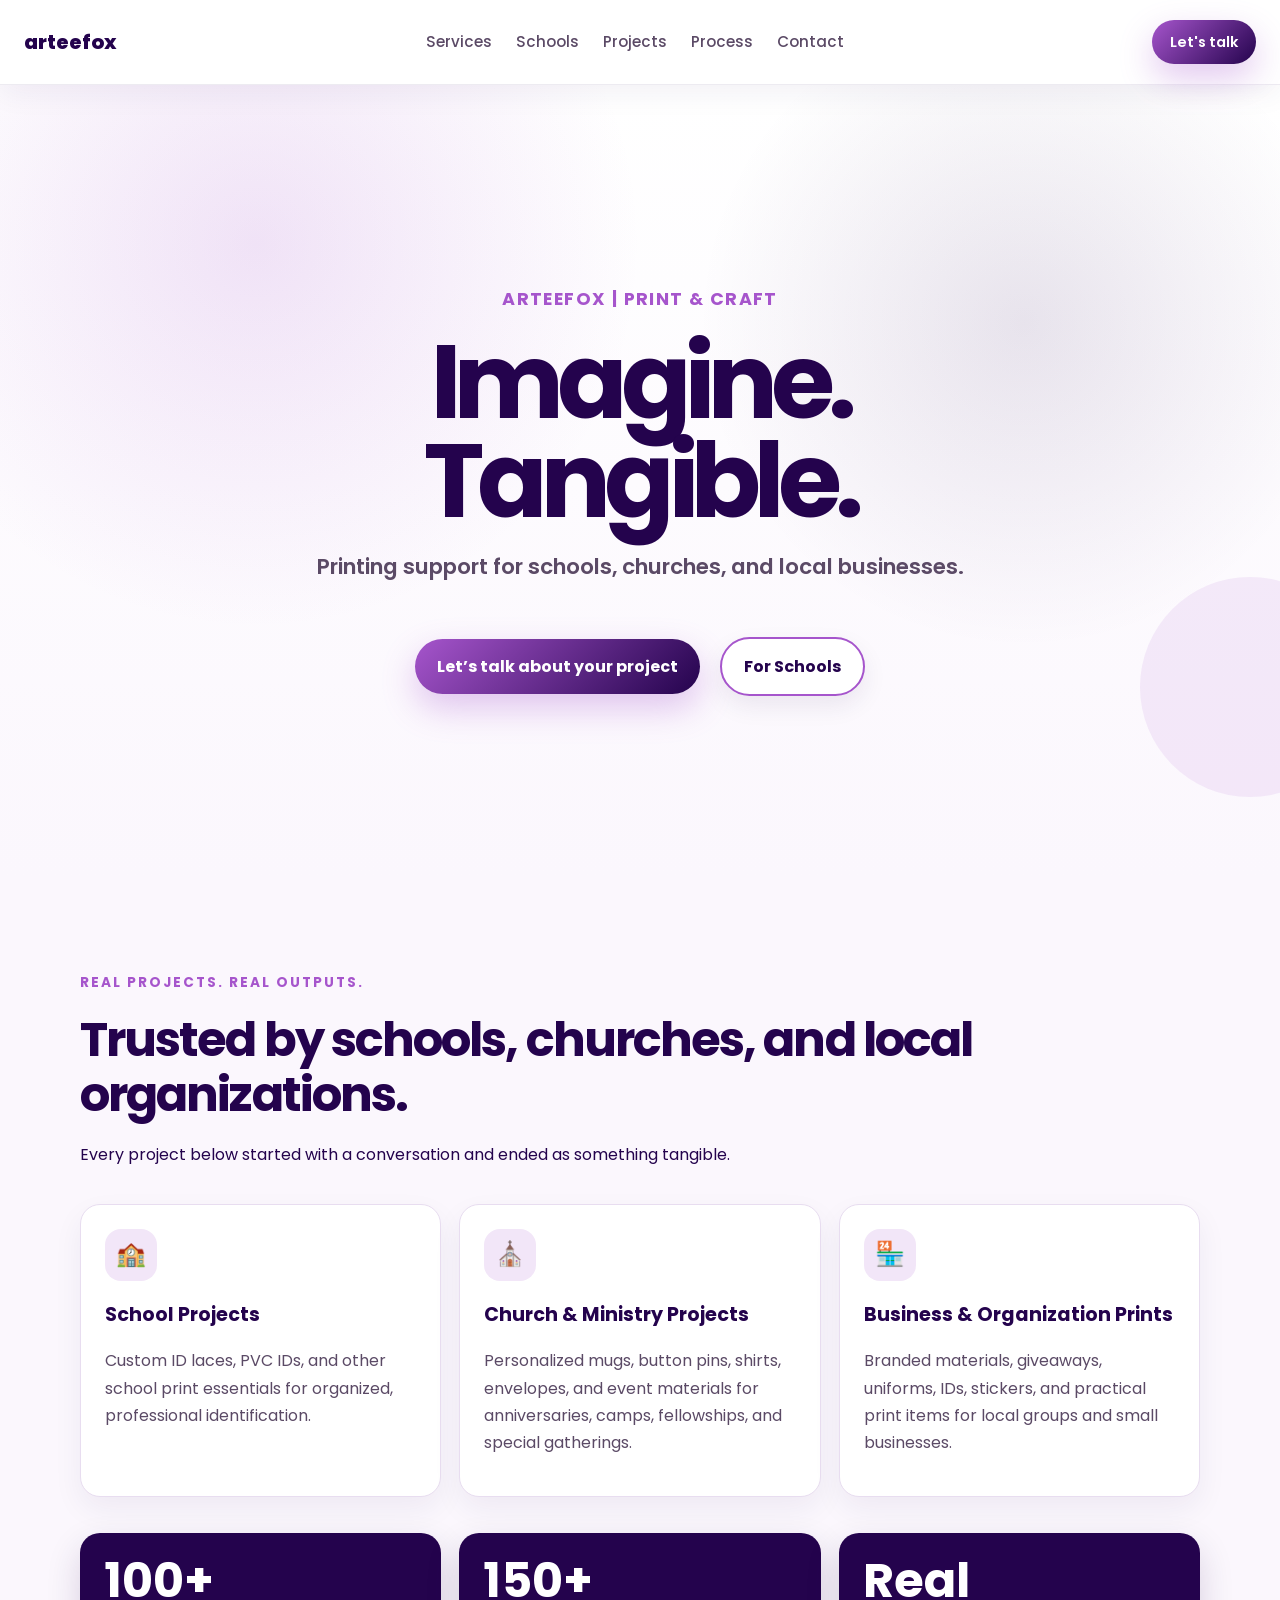
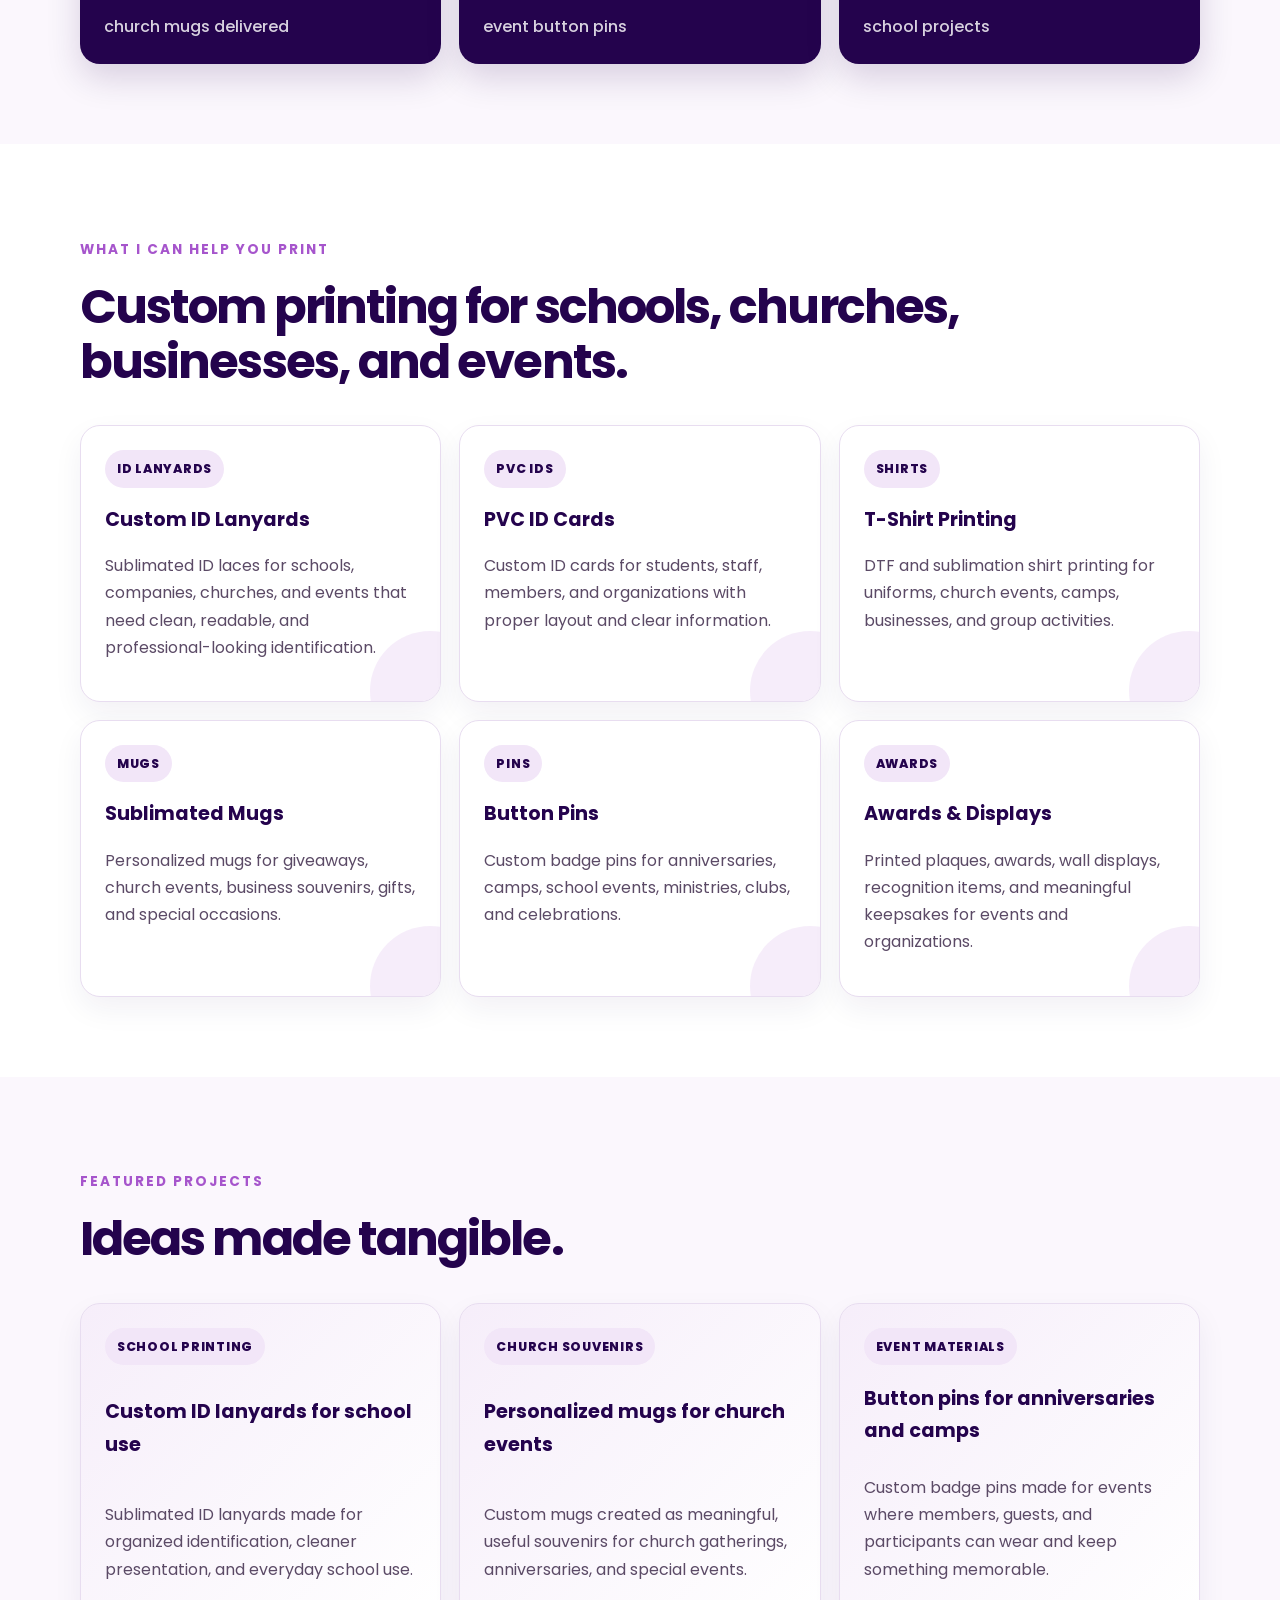
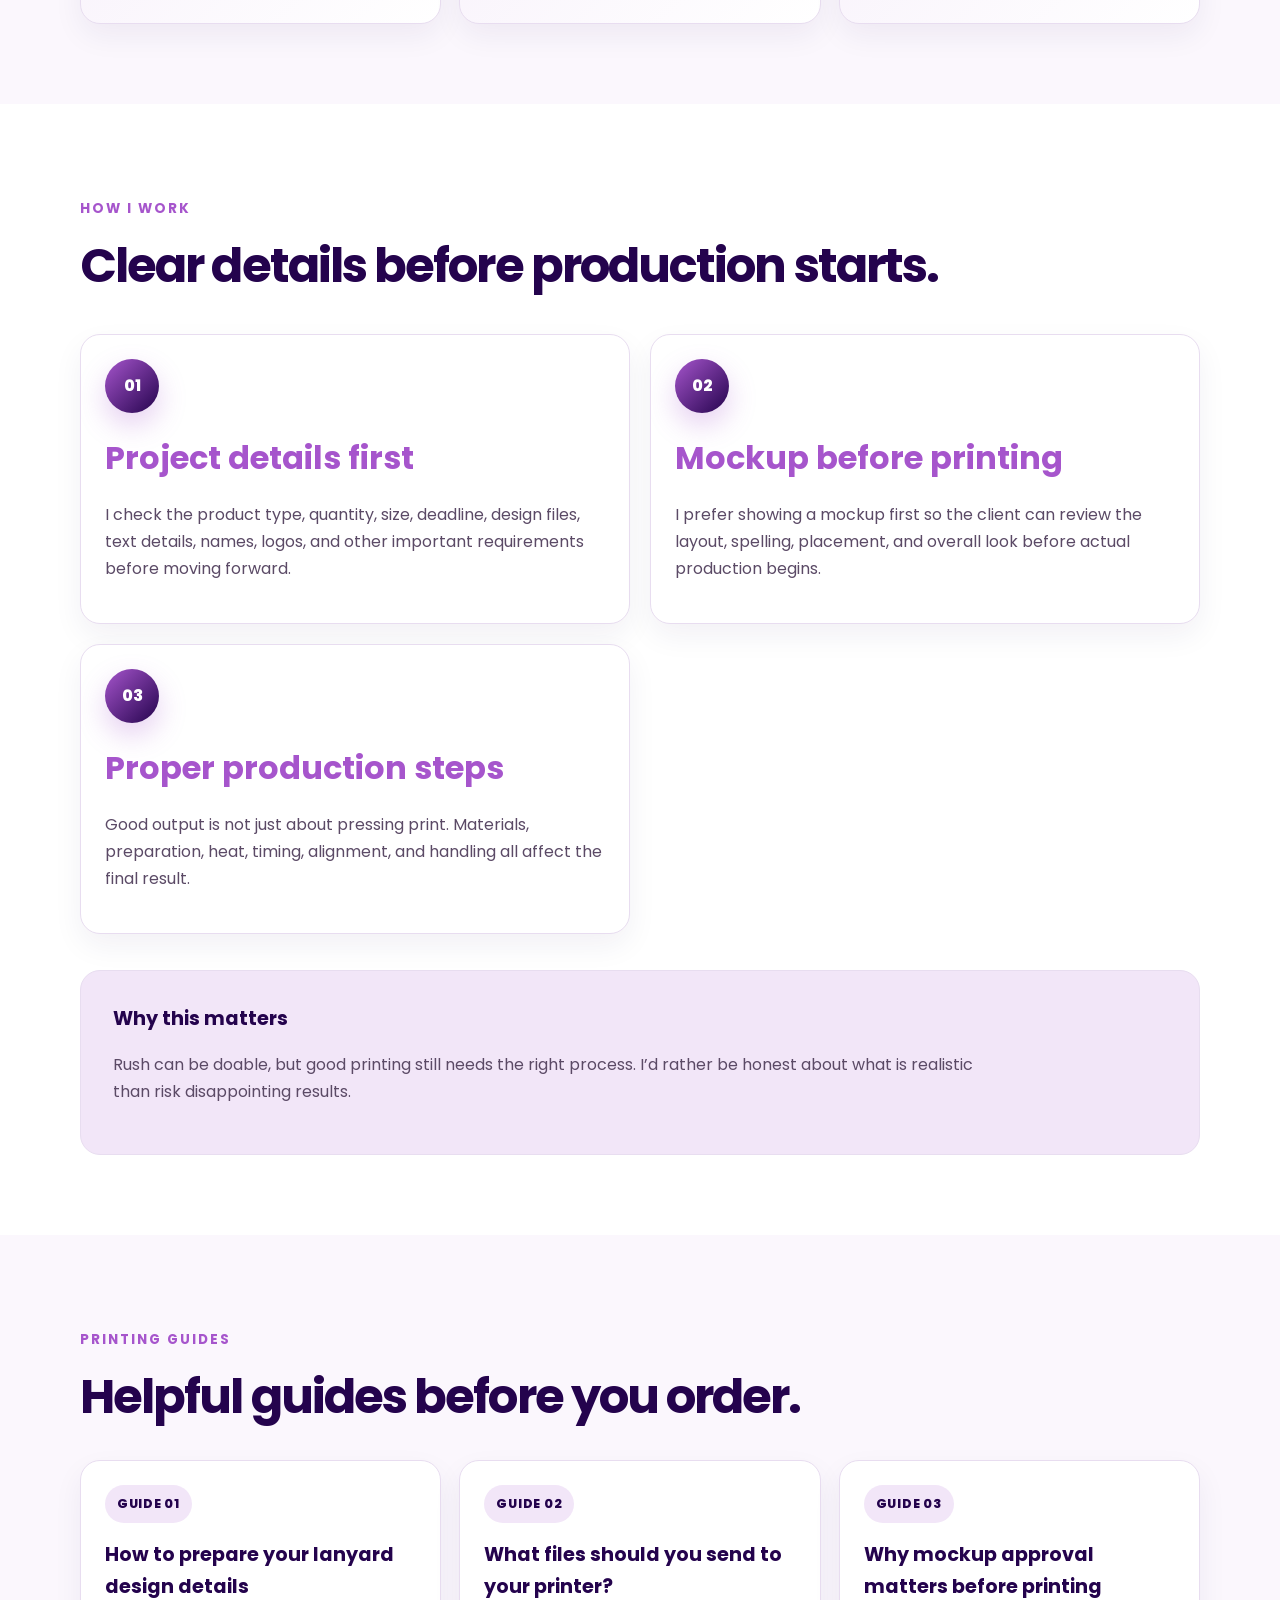
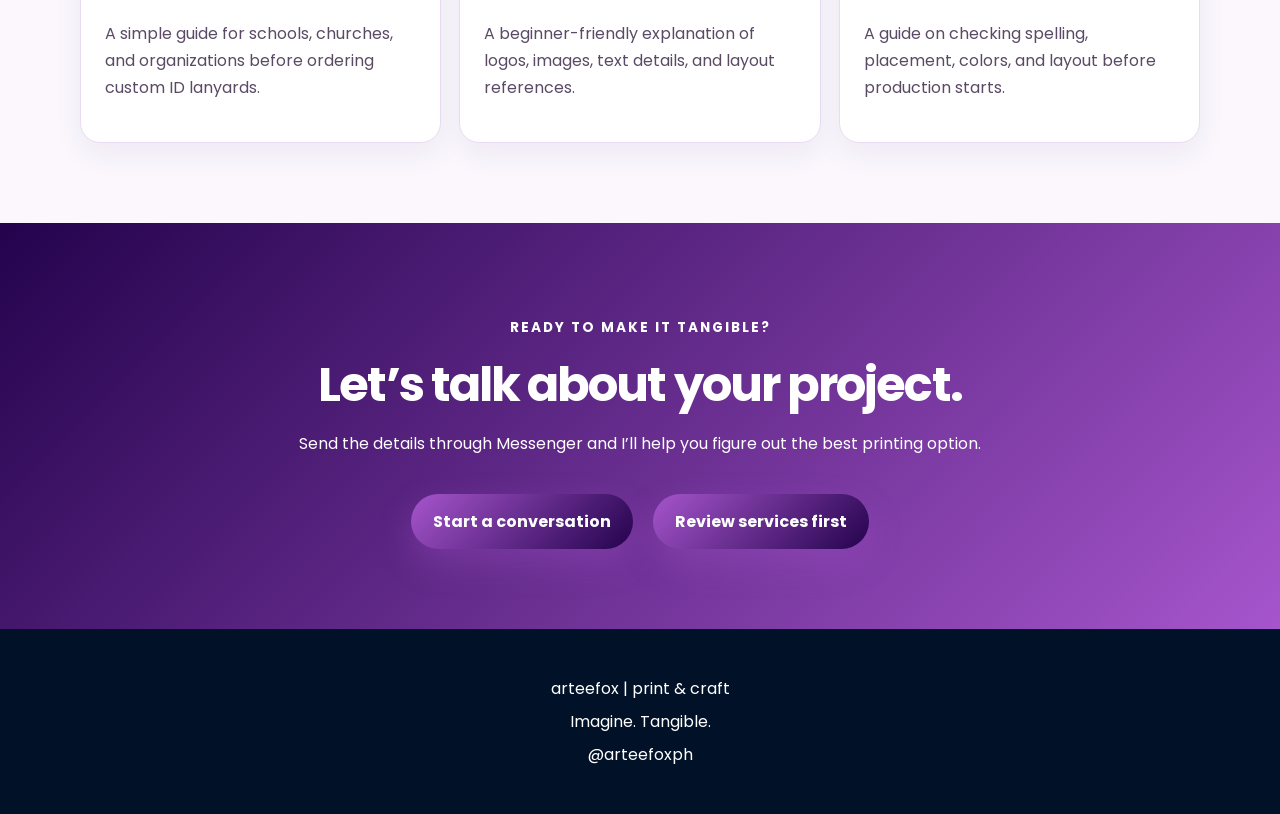
<file: index.html>
<!DOCTYPE html>
<html lang="en">
<head>
    <meta charset="UTF-8">

    <meta name="viewport" content="width=device-width, initial-scale=1.0">

    <title>arteefox | Premium Printing Services in La Union</title>

    <meta name="description" content="arteefox offers custom printing services for schools, churches, businesses, and events. Services include ID lanyards, PVC IDs, shirts, mugs, button pins, acrylic awards, and more.">
    <link rel="stylesheet" href="styles.css">
</head>
<body>

<!-- HEADER -->
    <header>

        <p class="logo">arteefox</p>

        <button class="menu-toggle" aria-label="Open navigation">
            ☰
        </button>

        <nav class="main-nav">
            <a href="#services">Services</a>
            <a href="schools.html">Schools</a>
            <a href="#projects">Projects</a>
            <a href="#process">Process</a>
            <a href="#contact">Contact</a>

            <a class="mobile-cta" href="http://m.me/arteefoxph">
                Let's talk about your project
            </a>
        </nav>

        <a class="desktop-cta" href="http://m.me/arteefoxph">
            Let's talk
        </a>

    </header>


    <!-- HERO SECTION -->
    <main>

        <section class="hero">
            <p class="hero-label">arteefox | print & craft</p>

            <h1>
                <span>Imagine.</span>
                <span>Tangible.</span>
                <small>Printing support for schools, churches, and local businesses.</small>
            </h1>

            <div class="hero-actions">
                <a href="http://m.me/arteefoxph">Let’s talk about your project</a>
                <a href="schools.html">For Schools</a>
            </div>
        </section>

        <!-- PROOF OF TRUST -->
        <section id="proof" class="proof">
            <div class="section-intro">
                <p class="section-label">Real projects. Real outputs.</p>

                <h2>Trusted by schools, churches, and local organizations.</h2>

                <p>
                    Every project below started with a conversation and ended as something tangible.
                </p>
            </div>

            <div class="proof-grid">
                <article class="proof-card">
                    <span>🏫</span>
                    <h3>School Projects</h3>
                    <p>
                        Custom ID laces, PVC IDs, and other school print essentials for organized, professional identification.
                    </p>
                </article>

                <article class="proof-card">
                    <span>⛪</span>
                    <h3>Church & Ministry Projects</h3>
                    <p>
                        Personalized mugs, button pins, shirts, envelopes, and event materials for
                        anniversaries, camps, fellowships, and special gatherings.
                    </p>
                </article>

                <article class="proof-card">
                    <span>🏪</span>
                    <h3>Business & Organization Prints</h3>
                    <p>
                        Branded materials, giveaways, uniforms, IDs, stickers, and practical print items
                        for local groups and small businesses.
                    </p>
                </article>
            </div>

            <div class="proof-stats">
                <div>
                    <strong>100+</strong>
                    <span>church mugs delivered</span>
                </div>

                <div>
                    <strong>150+</strong>
                    <span>event button pins</span>
                </div>

                <div>
                    <strong>Real</strong>
                    <span>school projects</span>
                </div>
            </div>
        </section>

        <!-- SERVICES -->
        <section id="services" class="services">
            <div class="section-intro">
                <p class="section-label">What I can help you print</p>

                <h2>Custom printing for schools, churches, businesses, and events.</h2>

            </div>

            <div class="service-grid">
                <article class="service-card">
                    <span>ID Lanyards</span>
                    <h3>Custom ID Lanyards</h3>
                    <p>
                        Sublimated ID laces for schools, companies, churches, and events that need clean,
                        readable, and professional-looking identification.
                    </p>
                </article>

                <article class="service-card">
                    <span>PVC IDs</span>
                    <h3>PVC ID Cards</h3>
                    <p>
                        Custom ID cards for students, staff, members, and organizations with proper layout
                        and clear information.
                    </p>
                </article>

                <article class="service-card">
                    <span>Shirts</span>
                    <h3>T-Shirt Printing</h3>
                    <p>
                        DTF and sublimation shirt printing for uniforms, church events, camps, businesses,
                        and group activities.
                    </p>
                </article>

                <article class="service-card">
                    <span>Mugs</span>
                    <h3>Sublimated Mugs</h3>
                    <p>
                        Personalized mugs for giveaways, church events, business souvenirs, gifts,
                        and special occasions.
                    </p>
                </article>

                <article class="service-card">
                    <span>Pins</span>
                    <h3>Button Pins</h3>
                    <p>
                        Custom badge pins for anniversaries, camps, school events, ministries, clubs,
                        and celebrations.
                    </p>
                </article>

                <article class="service-card">
                    <span>Awards</span>
                    <h3>Awards & Displays</h3>
                    <p>
                        Printed plaques, awards, wall displays, recognition items, and meaningful keepsakes
                        for events and organizations.
                    </p>
                </article>
            </div>
        </section>
 

        <!-- FEATURED PROJECTS -->
        <section id="projects" class="projects">
            <div class="section-intro">
                <p class="section-label">Featured Projects</p>

                <h2>Ideas made tangible.</h2>
            </div>

            <div class="project-grid">
                <article class="project-card">
                    <p class="project-category">School Printing</p>
                    <h3>Custom ID lanyards for school use</h3>
                    <p>
                        Sublimated ID lanyards made for organized identification, cleaner presentation,
                        and everyday school use.
                    </p>
                    
                </article>

                <article class="project-card">
                    <p class="project-category">Church Souvenirs</p>
                    <h3>Personalized mugs for church events</h3>
                    <p>
                        Custom mugs created as meaningful, useful souvenirs for church gatherings,
                        anniversaries, and special events.
                    </p>
                    
                </article>

                <article class="project-card">
                    <p class="project-category">Event Materials</p>
                    <h3>Button pins for anniversaries and camps</h3>
                    <p>
                        Custom badge pins made for events where members, guests, and participants
                        can wear and keep something memorable.
                    </p>
                    
                </article>
            </div>
        </section>


        <!-- PROCESS / WHY ARTEEFOX -->
        <section id="process" class="process">
            <div class="section-intro">
                <p class="section-label">How I work</p>

                <h2>Clear details before production starts.</h2>
            </div>

            <div class="process-grid">
                <article class="process-card">
                    <span>01</span>
                    <h3>Project details first</h3>
                    <p>
                        I check the product type, quantity, size, deadline, design files, text details,
                        names, logos, and other important requirements before moving forward.
                    </p>
                </article>

                <article class="process-card">
                    <span>02</span>
                    <h3>Mockup before printing</h3>
                    <p>
                        I prefer showing a mockup first so the client can review the layout, spelling,
                        placement, and overall look before actual production begins.
                    </p>
                </article>

                <article class="process-card">
                    <span>03</span>
                    <h3>Proper production steps</h3>
                    <p>
                        Good output is not just about pressing print. Materials, preparation, heat,
                        timing, alignment, and handling all affect the final result.
                    </p>
                </article>
            </div>

            <div class="process-note">
                <h3>Why this matters</h3>
                <p>
                    Rush can be doable, but good printing still needs the right process.
                    I’d rather be honest about what is realistic than risk disappointing results.
                </p>
            </div>
        </section>


        <!-- PRINTING GUIDES -->
        <section class="guides">
            <div class="section-intro">
                <p class="section-label">Printing Guides</p>

                <h2>Helpful guides before you order.</h2>
            </div>

            <div class="guide-grid">
                <article class="guide-card">
                    <span>Guide 01</span>
                    <h3>How to prepare your lanyard design details</h3>
                    <p>
                        A simple guide for schools, churches, and organizations before ordering custom ID lanyards.
                    </p>
                </article>

                <article class="guide-card">
                    <span>Guide 02</span>
                    <h3>What files should you send to your printer?</h3>
                    <p>
                        A beginner-friendly explanation of logos, images, text details, and layout references.
                    </p>
                </article>

                <article class="guide-card">
                    <span>Guide 03</span>
                    <h3>Why mockup approval matters before printing</h3>
                    <p>
                        A guide on checking spelling, placement, colors, and layout before production starts.
                    </p>
                </article>
            </div>
        </section>


        <!-- FINAL CTA -->
        <section id="contact" class="final-cta">
            <p class="section-label">Ready to make it tangible?</p>

            <h2>Let’s talk about your project.</h2>

            <p>
                Send the details through Messenger and I’ll help you figure out the best printing option.
            </p>

            <div class="cta-actions">
                <a href="http://m.me/arteefoxph">Start a conversation</a>
                <a href="#services">Review services first</a>
            </div>
        </section>

    </main>


    <!-- FOOTER -->
    <footer>
        <p>arteefox | print & craft</p>
        <p>Imagine. Tangible.</p>
        <p>@arteefoxph</p>
    </footer>

    <script src="script.js"></script>

</body>
</html>
</file>
<file: styles.css>
@import url('https://fonts.googleapis.com/css2?family=Poppins:wght@400;500;600;700;800&display=swap');

:root {
    --dark-amethyst: #24034D;
    --prussian-blue: #001128;
    --lavender-purple: #A655CC;
    --white: #FFFFFF;

    --text-main: #24034D;
    --text-soft: #5B4A66;

    --soft-bg: #FBF7FD;
    --soft-lavender: #F2E6F8;
    --light-border: #E8DDF0;

    --max-width: 1120px;
    --section-padding: 80px 24px;
    --radius: 20px;
}

* {
    box-sizing: border-box;
}

html {
    scroll-behavior: smooth;
}

body {
    margin: 0;
    font-family: 'Poppins', sans-serif;
    color: var(--text-main);
    background: var(--white);
    line-height: 1.7;
}

a {
    color: inherit;
    text-decoration: none;
}

/* HEADER */

header {
    width: 100%;
    padding: 20px 24px;
    display: flex;
    align-items: center;
    justify-content: space-between;
    gap: 24px;
    border-bottom: 1px solid var(--light-border);
    background: rgba(255, 255, 255, 0.96);
    position: sticky;
    top: 0;
    z-index: 10;
}

header p {
    margin: 0;
    font-weight: 800;
    color: var(--dark-amethyst);
    font-size: 1.25rem;
}

nav {
    display: flex;
    gap: 24px;
    font-size: 0.95rem;
    font-weight: 500;
}

nav a {
    color: var(--text-soft);
}

nav a:hover {
    color: var(--lavender-purple);
}

header > a {
    background: var(--dark-amethyst);
    color: var(--white);
    padding: 10px 18px;
    border-radius: 999px;
    font-weight: 600;
    font-size: 0.9rem;
}

/* GENERAL SECTIONS */

main section {
    padding: var(--section-padding);
    max-width: var(--max-width);
    margin: 0 auto;
}

section:nth-of-type(even) {
    background: var(--soft-bg);
    max-width: none;
}

section:nth-of-type(even) > * {
    max-width: var(--max-width);
    margin-left: auto;
    margin-right: auto;
}

/* HERO */

.hero,
main section:first-child {
    min-height: 88vh;
    display: flex;
    flex-direction: column;
    justify-content: center;
    text-align: center;
}

.hero-label,
main section:first-child p:first-child {
    color: var(--lavender-purple);
    font-weight: 700;
    letter-spacing: 0.08em;
    text-transform: uppercase;
    margin-bottom: 18px;
}

h1 {
    margin: 0 auto 24px;
    max-width: 920px;
    font-size: clamp(3rem, 9vw, 6.5rem);
    line-height: 0.95;
    color: var(--dark-amethyst);
    letter-spacing: -0.07em;
}

h1 span {
    display: block;
}

h1 small {
    display: block;
    margin-top: 22px;
    font-size: clamp(1rem, 2vw, 1.35rem);
    line-height: 1.4;
    letter-spacing: 0;
    color: var(--text-soft);
    font-weight: 600;
}

.hero-description,
main section:first-child p {
    margin-left: auto;
    margin-right: auto;
    max-width: 760px;
    font-size: 1.1rem;
    color: var(--text-soft);
}

.hero-actions,
main section:first-child div {
    margin-top: 18px;
}

.hero-actions a,
main section:first-child a,
#contact a {
    display: inline-block;
    margin: 12px 8px 0;
    padding: 14px 22px;
    border-radius: 999px;
    font-weight: 700;
}

.hero-actions a:first-child,
main section:first-child a:first-of-type,
#contact a {
    background: var(--dark-amethyst);
    color: var(--white);
}

.hero-actions a:last-child,
main section:first-child a:last-of-type {
    border: 2px solid var(--dark-amethyst);
    color: var(--dark-amethyst);
}

/* TYPOGRAPHY */

h2 {
    margin: 0 0 18px;
    font-size: clamp(1.8rem, 4vw, 3rem);
    line-height: 1.15;
    color: var(--dark-amethyst);
    letter-spacing: -0.04em;
}

h3 {
    margin: 0 0 10px;
    color: var(--dark-amethyst);
    font-size: 1.2rem;
}

p {
    font-size: 1rem;
}

section > p {
    max-width: 760px;
    color: var(--text-soft);
}

/* TRUST LIST */

ul {
    padding: 0;
    list-style: none;
    display: flex;
    flex-wrap: wrap;
    gap: 12px;
    margin-top: 28px;
}

li {
    background: var(--white);
    border: 1px solid var(--light-border);
    padding: 12px 18px;
    border-radius: 999px;
    font-weight: 600;
    color: var(--dark-amethyst);
}

/* CARDS */

article {
    background: var(--white);
    border: 1px solid var(--light-border);
    padding: 24px;
    border-radius: var(--radius);
    margin-top: 18px;
    box-shadow: 0 12px 30px rgba(36, 3, 77, 0.06);
}

article p {
    color: var(--text-soft);
}

/* GRID SECTIONS */

#services,
#projects,
#process {
    display: grid;
    grid-template-columns: repeat(3, 1fr);
    gap: 18px;
}

#services h2,
#services > p,
#projects h2,
#projects > p,
#process h2,
#process > p {
    grid-column: 1 / -1;
}

/* FINAL CTA */

#contact {
    text-align: center;
}

#contact p {
    margin-left: auto;
    margin-right: auto;
}

/* FOOTER */

footer {
    background: var(--prussian-blue);
    color: var(--white);
    text-align: center;
    padding: 40px 24px;
}

footer p {
    margin: 6px 0;
    color: var(--white);
}

/* MOBILE */

@media (max-width: 820px) {
    header {
        align-items: flex-start;
        flex-direction: column;
    }

    nav {
        flex-wrap: wrap;
        gap: 14px;
    }

    #services,
    #projects,
    #process {
        grid-template-columns: 1fr;
    }

    main section {
        padding: 64px 20px;
    }

    .hero,
    main section:first-child {
        text-align: left;
        min-height: auto;
    }

    .hero-description,
    main section:first-child p {
        margin-left: 0;
        margin-right: 0;
    }

    .hero-actions a,
    main section:first-child a {
        margin-left: 0;
    }

    h1 {
        font-size: clamp(3rem, 16vw, 5rem);
    }
}
/* PROJECT FOX - CTA BUTTON UPGRADE */

header > a,
.hero-actions a:first-child,
main section:first-child a:first-of-type,
#contact a {
    background: linear-gradient(135deg, var(--lavender-purple), var(--dark-amethyst));
    color: var(--white);
    box-shadow: 0 14px 34px rgba(166, 85, 204, 0.32);
    border: none;
    transition: transform 0.2s ease, box-shadow 0.2s ease;
}

header > a:hover,
.hero-actions a:first-child:hover,
main section:first-child a:first-of-type:hover,
#contact a:hover {
    transform: translateY(-2px);
    box-shadow: 0 18px 42px rgba(166, 85, 204, 0.42);
}

.hero-actions a:last-child,
main section:first-child a:last-of-type {
    background: var(--white);
    border: 2px solid var(--lavender-purple);
    color: var(--dark-amethyst);
    box-shadow: 0 10px 24px rgba(36, 3, 77, 0.08);
    transition: transform 0.2s ease, border-color 0.2s ease, box-shadow 0.2s ease;
}

.hero-actions a:last-child:hover,
main section:first-child a:last-of-type:hover {
    transform: translateY(-2px);
    border-color: var(--dark-amethyst);
    box-shadow: 0 14px 30px rgba(36, 3, 77, 0.14);
}
/* PROJECT FOX - SOCIAL PROOF SECTION */

.proof {
    background: var(--soft-bg);
}

.section-intro {
    max-width: var(--max-width);
    margin: 0 auto 36px;
}

.section-label {
    color: var(--lavender-purple);
    font-weight: 800;
    text-transform: uppercase;
    letter-spacing: 0.08em;
    margin-bottom: 12px;
}

.proof-grid {
    max-width: var(--max-width);
    margin: 0 auto;
    display: grid;
    grid-template-columns: repeat(3, 1fr);
    gap: 18px;
}

.proof-card {
    margin-top: 0;
    min-height: 100%;
}

.proof-card span {
    display: inline-flex;
    width: 52px;
    height: 52px;
    align-items: center;
    justify-content: center;
    background: var(--soft-lavender);
    border-radius: 16px;
    font-size: 1.5rem;
    margin-bottom: 18px;
}

.proof-stats {
    max-width: var(--max-width);
    margin: 36px auto 0;
    display: grid;
    grid-template-columns: repeat(3, 1fr);
    gap: 18px;
}

.proof-stats div {
    background: var(--dark-amethyst);
    color: var(--white);
    padding: 24px;
    border-radius: var(--radius);
    box-shadow: 0 14px 34px rgba(36, 3, 77, 0.16);
}

.proof-stats strong {
    display: block;
    font-size: clamp(2rem, 5vw, 3rem);
    line-height: 1;
    margin-bottom: 8px;
}

.proof-stats span {
    color: rgba(255, 255, 255, 0.82);
    font-weight: 500;
}

@media (max-width: 820px) {
    .proof-grid,
    .proof-stats {
        grid-template-columns: 1fr;
    }
}
/* PROJECT FOX - SERVICES SECTION */

.services {
    background: var(--white);
}

.service-grid {
    max-width: var(--max-width);
    margin: 0 auto;
    display: grid;
    grid-template-columns: repeat(3, 1fr);
    gap: 18px;
}

.service-card {
    margin-top: 0;
    position: relative;
    overflow: hidden;
}

.service-card span {
    display: inline-block;
    margin-bottom: 16px;
    padding: 8px 12px;
    background: var(--soft-lavender);
    color: var(--dark-amethyst);
    border-radius: 999px;
    font-size: 0.78rem;
    font-weight: 800;
    text-transform: uppercase;
    letter-spacing: 0.06em;
}

.service-card:hover {
    transform: translateY(-4px);
    box-shadow: 0 18px 42px rgba(36, 3, 77, 0.12);
    transition: transform 0.2s ease, box-shadow 0.2s ease;
}

.service-card::after {
    content: "";
    position: absolute;
    width: 120px;
    height: 120px;
    right: -50px;
    bottom: -50px;
    background: var(--soft-lavender);
    border-radius: 50%;
    opacity: 0.7;
}

@media (max-width: 820px) {
    .service-grid {
        grid-template-columns: 1fr;
    }
}
/* PROJECT FOX - FIX SERVICES LAYOUT CONFLICT */

.services {
    display: block !important;
    max-width: none;
    background: var(--white);
}

.services .section-intro {
    max-width: var(--max-width);
    margin: 0 auto 36px;
}

.service-grid {
    max-width: var(--max-width);
    margin: 0 auto;
    display: grid;
    grid-template-columns: repeat(3, minmax(0, 1fr));
    gap: 18px;
}

.service-card {
    width: 100%;
    min-width: 0;
}

@media (max-width: 980px) {
    .service-grid {
        grid-template-columns: repeat(2, minmax(0, 1fr));
    }
}

@media (max-width: 640px) {
    .service-grid {
        grid-template-columns: 1fr;
    }
}
/* PROJECT FOX - FEATURED PROJECTS SECTION */

.projects {
    display: block !important;
    max-width: none;
    background: var(--soft-bg);
}

.projects .section-intro {
    max-width: var(--max-width);
    margin: 0 auto 36px;
}

.project-grid {
    max-width: var(--max-width);
    margin: 0 auto;
    display: grid;
    grid-template-columns: repeat(3, minmax(0, 1fr));
    gap: 18px;
}

.project-card {
    margin-top: 0;
    min-height: 100%;
    display: flex;
    flex-direction: column;
    justify-content: space-between;
    border: 1px solid var(--light-border);
    position: relative;
    overflow: hidden;
}

.project-card::before {
    content: "";
    position: absolute;
    inset: 0;
    background: linear-gradient(135deg, rgba(166, 85, 204, 0.10), rgba(255, 255, 255, 0));
    pointer-events: none;
}

.project-card > * {
    position: relative;
    z-index: 1;
}

.project-category {
    display: inline-block;
    width: fit-content;
    margin: 0 0 18px;
    padding: 8px 12px;
    border-radius: 999px;
    background: var(--soft-lavender);
    color: var(--dark-amethyst);
    font-size: 0.78rem;
    font-weight: 800;
    text-transform: uppercase;
    letter-spacing: 0.06em;
}

.project-card a {
    display: inline-block;
    width: fit-content;
    margin-top: 20px;
    color: var(--lavender-purple);
    font-weight: 800;
}

.project-card a:hover {
    color: var(--dark-amethyst);
}

.featured-project {
    background: linear-gradient(135deg, var(--dark-amethyst), var(--lavender-purple));
    color: var(--white);
    border: none;
}

.featured-project h3,
.featured-project p,
.featured-project a {
    color: var(--white);
}

.featured-project .project-category {
    background: rgba(255, 255, 255, 0.18);
    color: var(--white);
}

@media (max-width: 980px) {
    .project-grid {
        grid-template-columns: repeat(2, minmax(0, 1fr));
    }
}

@media (max-width: 640px) {
    .project-grid {
        grid-template-columns: 1fr;
    }
}

/* PROJECT FOX - PROCESS SECTION */

.process {
    display: block !important;
    max-width: none;
    background: var(--white);
}

.process .section-intro {
    max-width: var(--max-width);
    margin: 0 auto 36px;
}

.process-grid {
    max-width: var(--max-width);
    margin: 0 auto;
    display: grid;
    grid-template-columns: repeat(3, minmax(0, 1fr));
    gap: 18px;
}

.process-card {
    margin-top: 0;
    position: relative;
    overflow: hidden;
}

.process-card span {
    display: inline-flex;
    align-items: center;
    justify-content: center;
    width: 54px;
    height: 54px;
    margin-bottom: 18px;
    border-radius: 50%;
    background: linear-gradient(135deg, var(--lavender-purple), var(--dark-amethyst));
    color: var(--white);
    font-weight: 800;
    box-shadow: 0 12px 28px rgba(166, 85, 204, 0.28);
}

.process-note {
    max-width: var(--max-width);
    margin: 36px auto 0;
    padding: 32px;
    border-radius: var(--radius);
    background: var(--soft-lavender);
    border: 1px solid var(--light-border);
}

.process-note h3 {
    margin-bottom: 10px;
}

.process-note p {
    max-width: 860px;
    color: var(--text-soft);
}

@media (max-width: 980px) {
    .process-grid {
        grid-template-columns: repeat(2, minmax(0, 1fr));
    }
}

@media (max-width: 640px) {
    .process-grid {
        grid-template-columns: 1fr;
    }

    .process-note {
        padding: 24px;
    }
}
/* PROJECT FOX - GUIDES SECTION */

.guides {
    display: block !important;
    max-width: none;
    background: var(--soft-bg);
}

.guides .section-intro {
    max-width: var(--max-width);
    margin: 0 auto 36px;
}

.guide-grid {
    max-width: var(--max-width);
    margin: 0 auto;
    display: grid;
    grid-template-columns: repeat(3, minmax(0, 1fr));
    gap: 18px;
}

.guide-card {
    margin-top: 0;
    background: var(--white);
}

.guide-card span {
    display: inline-block;
    margin-bottom: 16px;
    padding: 8px 12px;
    background: var(--soft-lavender);
    color: var(--dark-amethyst);
    border-radius: 999px;
    font-size: 0.78rem;
    font-weight: 800;
    text-transform: uppercase;
    letter-spacing: 0.06em;
}

/* PROJECT FOX - FINAL CTA */

.final-cta {
    display: block !important;
    max-width: none;
    text-align: center;
    background: linear-gradient(135deg, var(--dark-amethyst), var(--lavender-purple));
    color: var(--white);
}

.final-cta .section-label,
.final-cta h2,
.final-cta p {
    color: var(--white);
}

.final-cta p {
    max-width: 720px;
    margin-left: auto;
    margin-right: auto;
}

.cta-actions {
    margin-top: 24px;
}

.cta-actions a {
    display: inline-block;
    margin: 12px 8px 0;
    padding: 14px 22px;
    border-radius: 999px;
    font-weight: 800;
}

.cta-actions a:first-child {
    background: var(--white);
    color: var(--dark-amethyst);
    box-shadow: 0 16px 36px rgba(0, 0, 0, 0.18);
}

.cta-actions a:last-child {
    border: 2px solid rgba(255, 255, 255, 0.55);
    color: var(--white);
}

@media (max-width: 980px) {
    .guide-grid {
        grid-template-columns: repeat(2, minmax(0, 1fr));
    }
}

@media (max-width: 640px) {
    .guide-grid {
        grid-template-columns: 1fr;
    }

    .cta-actions a {
        display: block;
        width: 100%;
        margin-left: 0;
        margin-right: 0;
    }
}
/* ==========================================
   SCHOOLS PAGE
========================================== */

.school-hero {
    max-width: 900px;
    margin: 0 auto;
    padding: 100px 20px;
}

.section-label {
    color: #A655CC;
    font-weight: 700;
    text-transform: uppercase;
    letter-spacing: 2px;
    font-size: 0.85rem;
    margin-bottom: 18px;
}

.school-hero h1 {
    font-size: clamp(2.5rem, 5vw, 4rem);
    line-height: 1.15;
    color: #24034D;
    margin-bottom: 25px;
}

.school-hero p {
    max-width: 700px;
    font-size: 1.1rem;
    line-height: 1.8;
    margin-bottom: 35px;
}

.school-hero a {
    display: inline-block;
    background: #A655CC;
    color: white;
    padding: 14px 28px;
    border-radius: 10px;
    text-decoration: none;
    font-weight: 600;
    transition: 0.25s ease;
}

.school-hero a:hover {
    transform: translateY(-2px);
    box-shadow: 0 8px 20px rgba(166, 85, 204, 0.25);
}

.school-needs {
    max-width: none;
    background: var(--soft-bg);
}

.school-needs .section-intro,
.school-needs-grid {
    max-width: var(--max-width);
    margin-left: auto;
    margin-right: auto;
}

.school-needs-grid {
    display: grid;
    grid-template-columns: repeat(4, minmax(0, 1fr));
    gap: 18px;
    margin-top: 36px;
}

.school-needs-grid article {
    margin-top: 0;
}

.school-needs-grid span {
    display: inline-flex;
    width: 52px;
    height: 52px;
    align-items: center;
    justify-content: center;
    background: var(--soft-lavender);
    border-radius: 16px;
    font-size: 1.5rem;
    margin-bottom: 18px;
}

@media (max-width: 980px) {
    .school-needs-grid {
        grid-template-columns: repeat(2, minmax(0, 1fr));
    }
}

@media (max-width: 640px) {
    .school-needs-grid {
        grid-template-columns: 1fr;
    }
}
.school-projects {
    max-width: none;
    background: var(--white);
}

.school-projects .section-intro,
.school-projects-grid {
    max-width: var(--max-width);
    margin-left: auto;
    margin-right: auto;
}

.school-projects-grid {
    display: grid;
    grid-template-columns: repeat(2, minmax(0, 1fr));
    gap: 18px;
    margin-top: 36px;
}

.school-projects-grid article {
    margin-top: 0;
}

@media (max-width: 640px) {
    .school-projects-grid {
        grid-template-columns: 1fr;
    }
}
/* ==========================================
   SCHOOL PROCESS
========================================== */

.school-process {
    background: var(--soft-bg);
}

.process-grid {
    max-width: var(--max-width);
    margin: 40px auto 0;
    display: grid;
    grid-template-columns: repeat(2, 1fr);
    gap: 20px;
}

.process-grid article {
    margin-top: 0;
}

.process-grid h3 {
    color: #A655CC;
    font-size: 2rem;
    margin-bottom: 10px;
}

.process-grid h4 {
    color: #24034D;
    margin-bottom: 12px;
}

@media (max-width:768px) {

    .process-grid {
        grid-template-columns:1fr;
    }

}
/* ==========================================
   SCHOOL FAQ
========================================== */

.school-faq {
    background: white;
}

.faq-list {
    max-width: var(--max-width);
    margin: 40px auto 0;
}

.faq-list article {
    margin-top: 0;
    margin-bottom: 18px;
}

.faq-list h3 {
    color: #24034D;
    margin-bottom: 10px;
}
/* SCHOOL FINAL CTA */

.school-final-cta {
    max-width: none;
    width: 100%;
    margin: 0;
    text-align: center;
    background: linear-gradient(135deg, #24034D 0%, #3A086F 55%, #A655CC 100%);
    color: #FFFFFF;
}

.school-final-cta .section-label,
.school-final-cta h2,
.school-final-cta p {
    color: #FFFFFF;
    opacity: 1;
}

.school-final-cta p {
    max-width: 680px;
    margin-left: auto;
    margin-right: auto;
}

.school-final-cta a {
    display: inline-block;
    margin-top: 24px;
    padding: 14px 24px;
    border-radius: 999px;
    background: #FFFFFF;
    color: #24034D;
    font-weight: 800;
    box-shadow: 0 16px 36px rgba(36, 3, 77, 0.35);
}
/* SCHOOL FINAL CTA - FINAL FIX */

section.school-final-cta {
    max-width: none;
    width: 100%;
    margin: 0;
    text-align: center;
    background: linear-gradient(135deg, #24034D 0%, #3A086F 55%, #A655CC 100%);
    color: #FFFFFF;
}

section.school-final-cta .section-label,
section.school-final-cta h2,
section.school-final-cta p {
    color: #FFFFFF;
    opacity: 1;
}

section.school-final-cta p {
    max-width: 680px;
    margin-left: auto;
    margin-right: auto;
}

section.school-final-cta a {
    display: inline-block;
    margin-top: 24px;
    padding: 14px 24px;
    border-radius: 999px;
    background: #FFFFFF;
    color: #24034D;
    font-weight: 800;
    box-shadow: 0 16px 36px rgba(36, 3, 77, 0.35);
}
/* SCHOOL PROJECT IMAGE CARD */

.school-project-card {
    padding: 0;
    overflow: hidden;
}

.school-project-card img {
    width: 100%;
    height: 220px;
    object-fit: cover;
    display: block;
}

.school-project-content {
    padding: 24px;
}

.school-project-content a {
    display: inline-block;
    margin-top: 14px;
    color: var(--lavender-purple);
    font-weight: 800;
}

.school-project-content a:hover {
    color: var(--dark-amethyst);
}
/* HOMEPAGE HERO BACKGROUND TOUCH */

.hero {
    position: relative;
    overflow: hidden;
    background:
        radial-gradient(circle at 20% 20%, rgba(166, 85, 204, 0.16), transparent 32%),
        radial-gradient(circle at 80% 30%, rgba(36, 3, 77, 0.10), transparent 28%),
        linear-gradient(180deg, #FFFFFF 0%, #FBF7FD 100%);
}

.hero::after {
    content: "";
    position: absolute;
    width: 220px;
    height: 220px;
    right: -80px;
    bottom: 80px;
    background: rgba(166, 85, 204, 0.10);
    border-radius: 50%;
    pointer-events: none;
}

.hero > * {
    position: relative;
    z-index: 1;
}
/* FIX HOMEPAGE HERO DESKTOP BACKGROUND */

.hero {
    max-width: none;
    width: 100%;
    margin: 0;
    padding-left: 24px;
    padding-right: 24px;
}

.hero h1,
.hero .hero-label,
.hero .hero-actions,
.hero small {
    max-width: 920px;
    margin-left: auto;
    margin-right: auto;
}
/* NAVIGATION DEPTH */

header {
    position: sticky;
    top: 0;
    z-index: 1000;

    background: rgba(255, 255, 255, 0.88);
    backdrop-filter: blur(14px);
    -webkit-backdrop-filter: blur(14px);

    border-bottom: 1px solid rgba(36, 3, 77, 0.08);

    box-shadow:
        0 8px 30px rgba(36, 3, 77, 0.06);
}

/* MOBILE NAVIGATION */

.menu-toggle,
.mobile-cta {
    display: none;
}

@media (max-width: 768px) {
    header {
        display: flex;
        align-items: center;
        justify-content: space-between;
        gap: 16px;
        padding: 14px 20px;
    }

    .logo {
        margin: 0;
    }

    .menu-toggle {
        display: inline-flex;
        align-items: center;
        justify-content: center;
        width: 44px;
        height: 44px;
        padding: 0;
        border: 0;
        border-radius: 10px;
        background: var(--soft-lavender);
        color: var(--dark-amethyst);
        font-size: 1.45rem;
        cursor: pointer;
    }

    .desktop-cta {
        display: none;
    }

    .main-nav {
        display: none;
        position: absolute;
        top: 100%;
        left: 0;
        right: 0;
        padding: 20px;
        background: var(--white);
        border-top: 1px solid var(--light-border);
        box-shadow: 0 18px 35px rgba(36, 3, 77, 0.12);
    }

    .main-nav.is-open {
        display: flex;
        flex-direction: column;
        align-items: stretch;
        gap: 8px;
    }

    .main-nav a {
        display: block;
        padding: 12px 8px;
    }

    .main-nav .mobile-cta {
        display: block;
        margin-top: 10px;
        padding: 14px 18px;
        border-radius: 999px;
        background: var(--lavender-purple);
        color: var(--white);
        text-align: center;
        font-weight: 800;
    }
}

/* KEEP MOBILE LOGO AND MENU ON ONE ROW */

@media (max-width: 768px) {
    body > header {
        display: flex;
        flex-direction: row;
        flex-wrap: nowrap;
        align-items: center;
        justify-content: space-between;
    }

    body > header .logo {
        width: auto;
        margin: 0 auto 0 0;
        text-align: left;
    }

    body > header .menu-toggle {
        flex-shrink: 0;
        margin: 0;
    }
}

/* MOBILE HERO ALIGNMENT */

@media (max-width: 768px) {

    .hero {
        text-align: left;
    }

    .hero-label {
        text-align: left;
        margin-left: 0;
    }

}
/* FORCE MOBILE HERO LABEL ALIGNMENT */

@media (max-width: 768px) {
    .hero .hero-label {
        width: 100%;
        max-width: 920px;
        margin-left: 0;
        margin-right: 0;
        text-align: left;
    }
}
/* TIGHTEN PROCESS CARDS ON MOBILE */

@media (max-width: 640px) {
    .process-grid {
        gap: 14px;
    }

    .process-card {
        padding: 24px;
    }

    .process-card span {
        margin-bottom: 12px;
    }

    .process-card h3 {
        margin: 0 0 10px;
        line-height: 1.2;
    }

    .process-card p {
        margin: 0;
        line-height: 1.6;
    }
}
</file>
